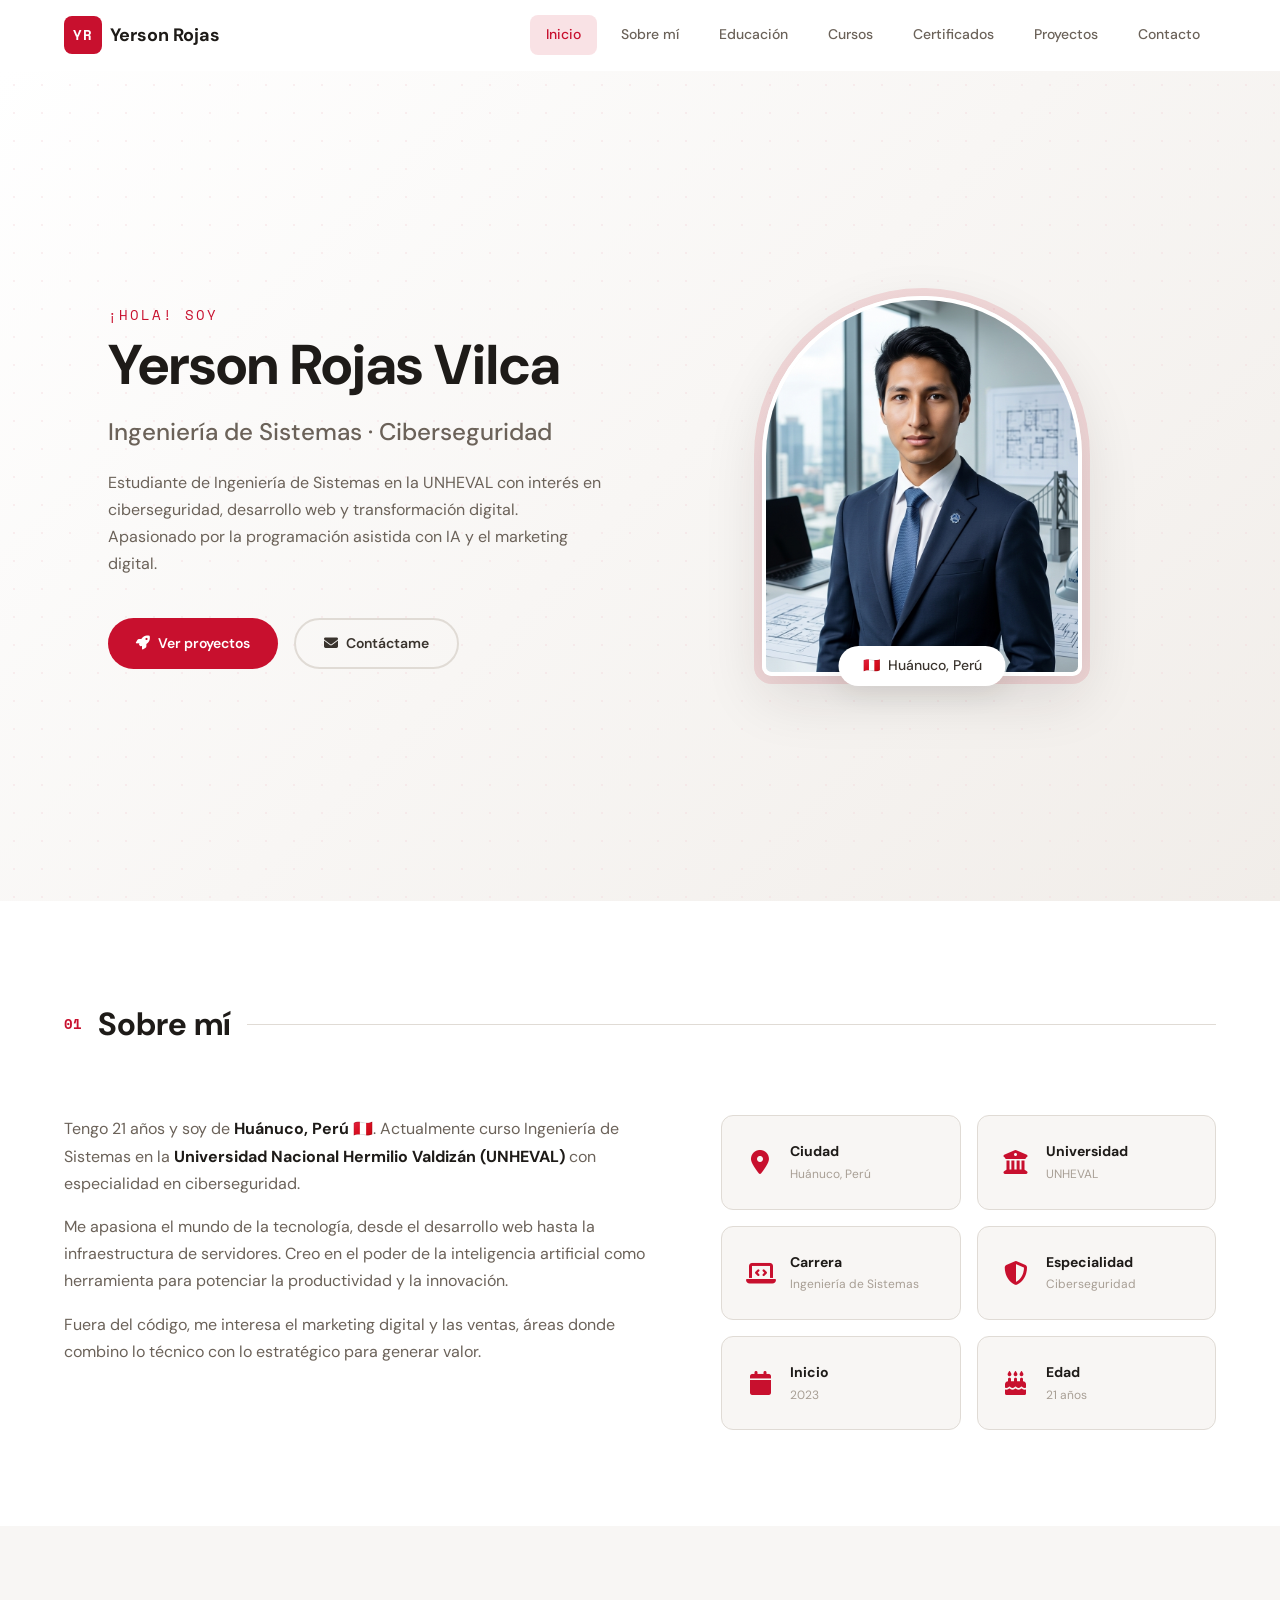
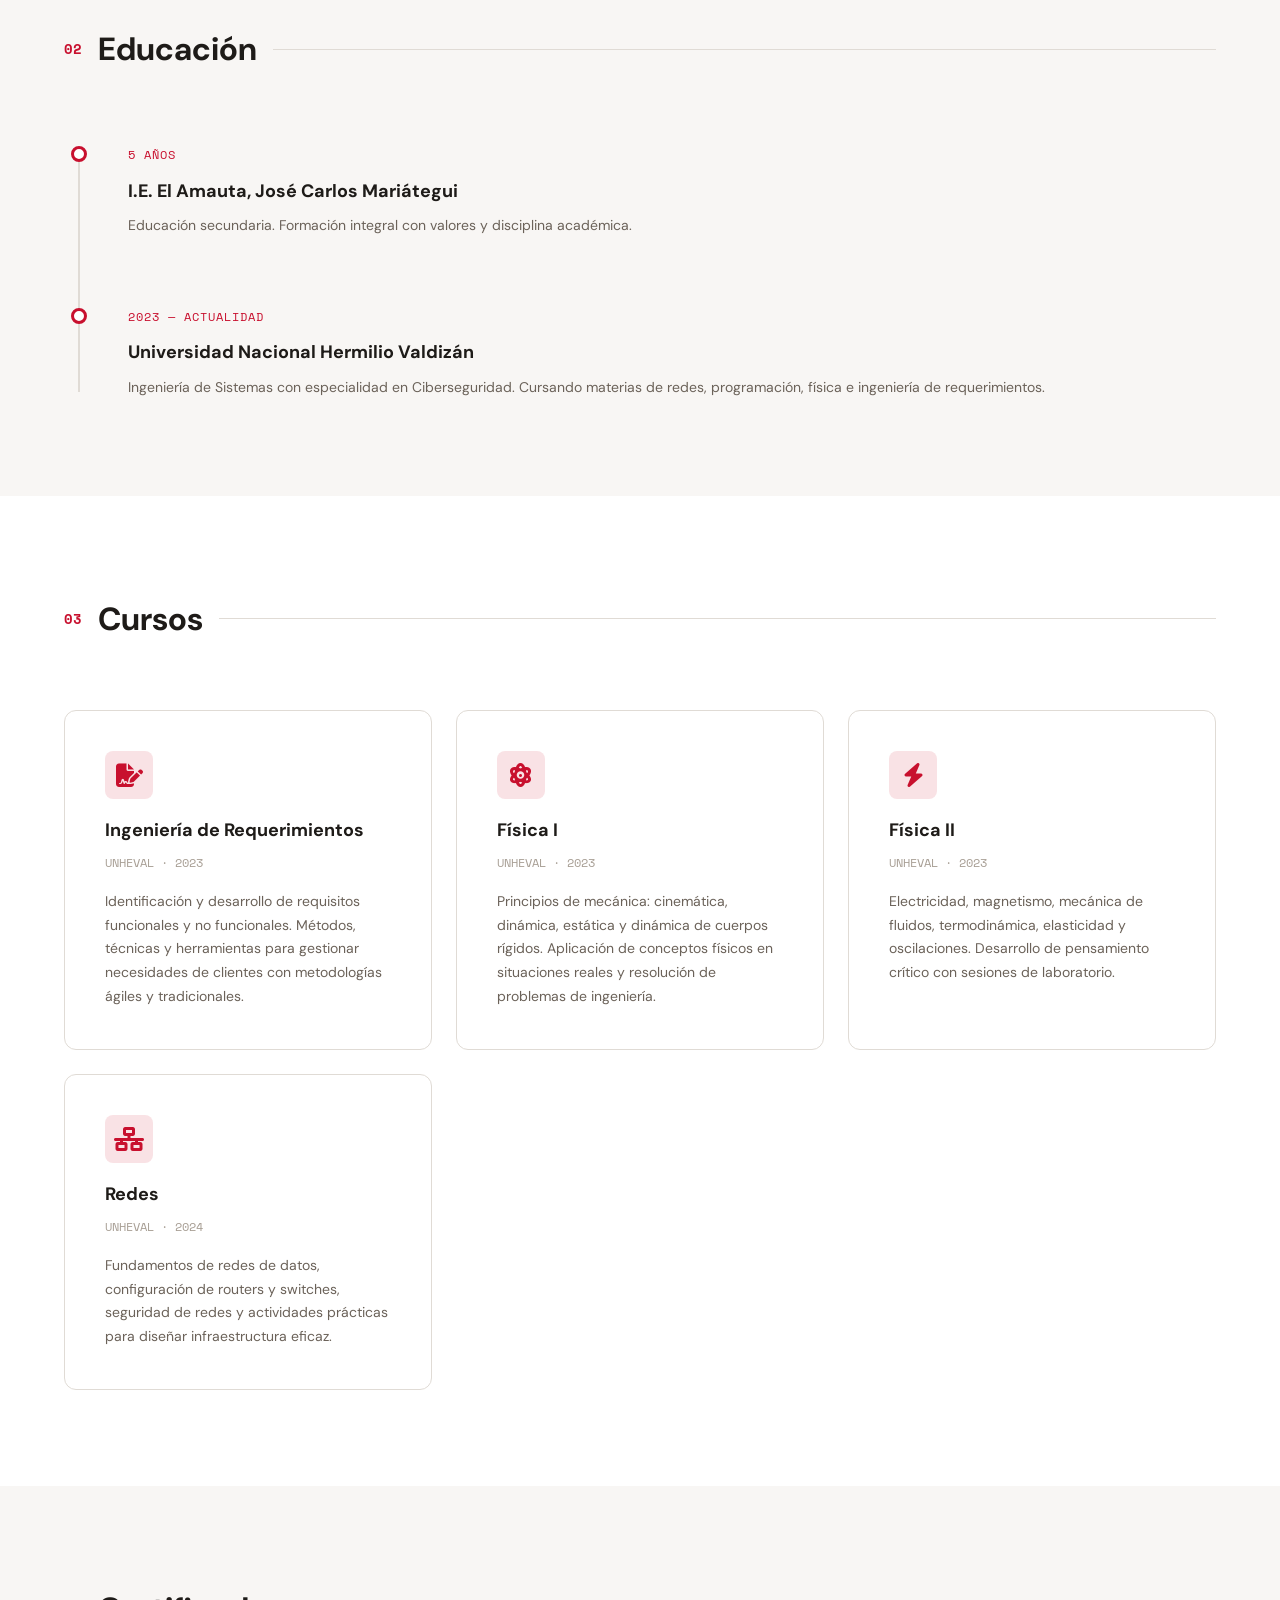
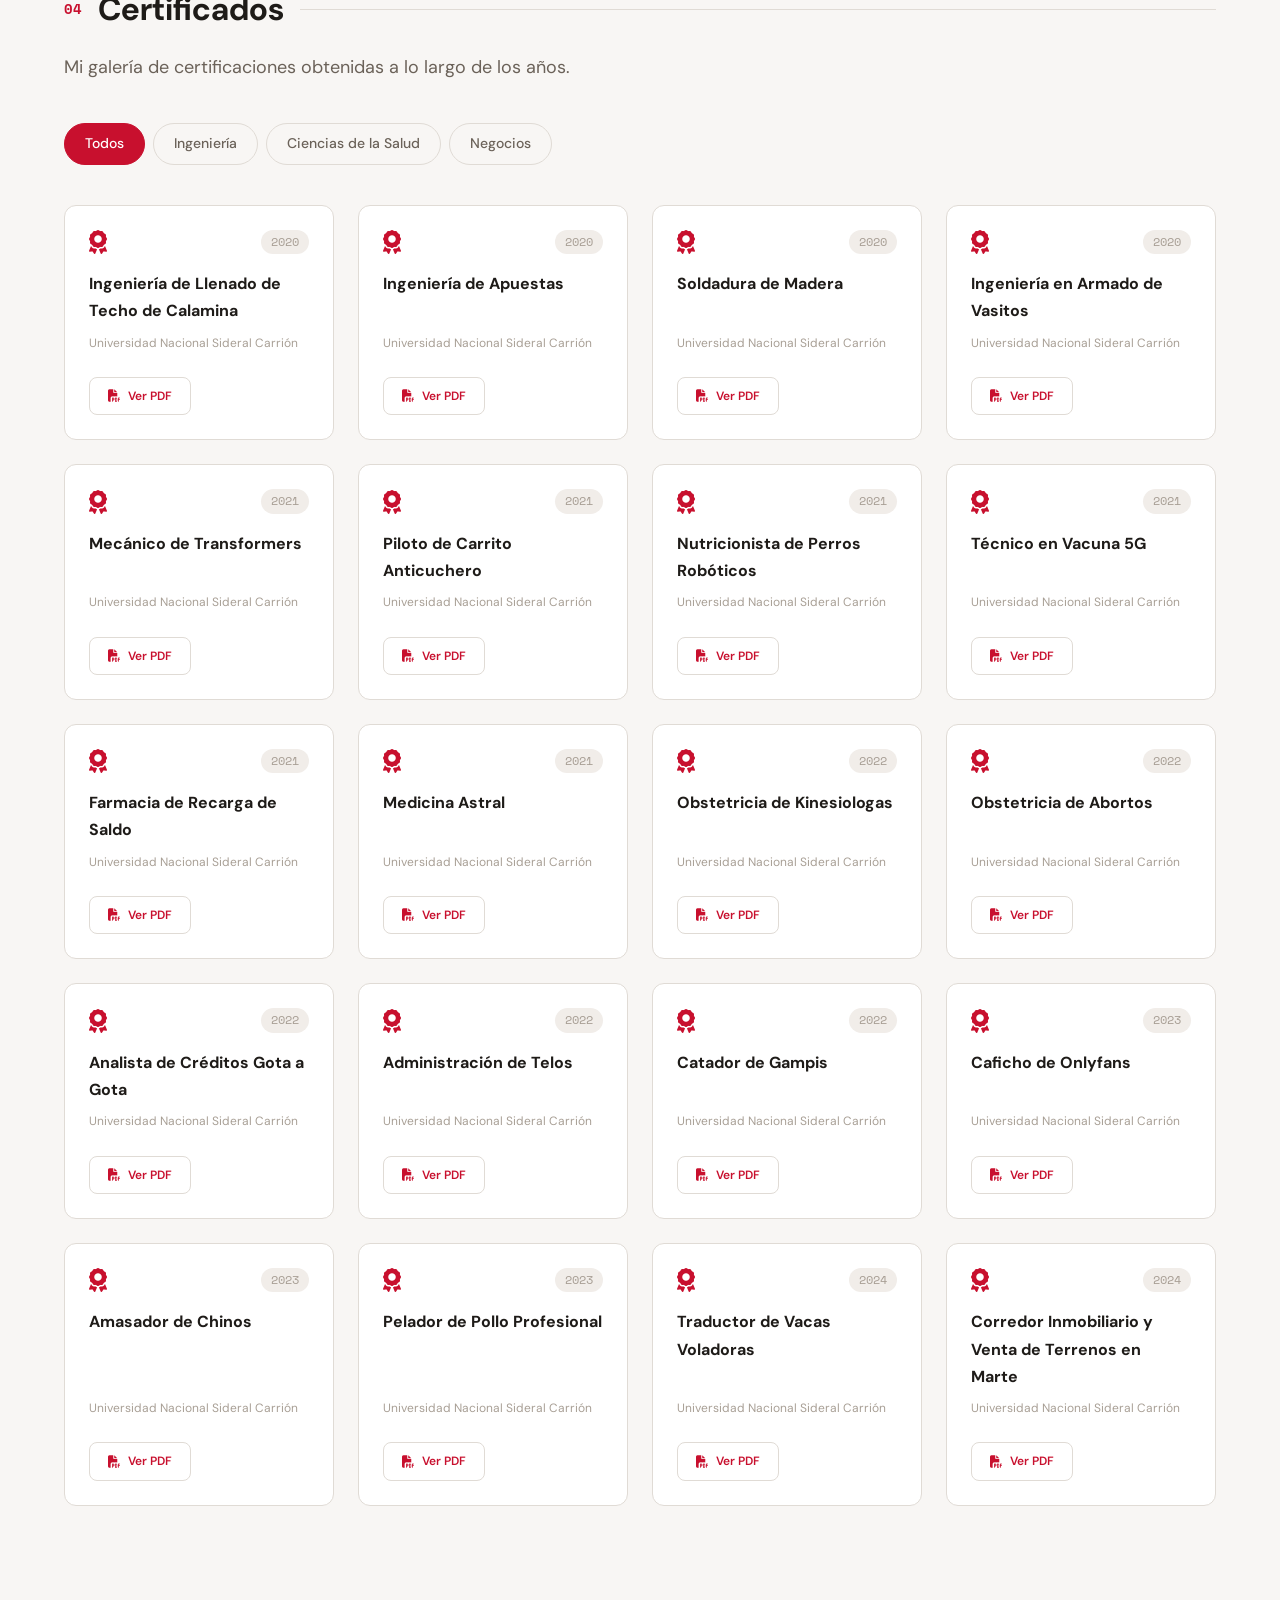
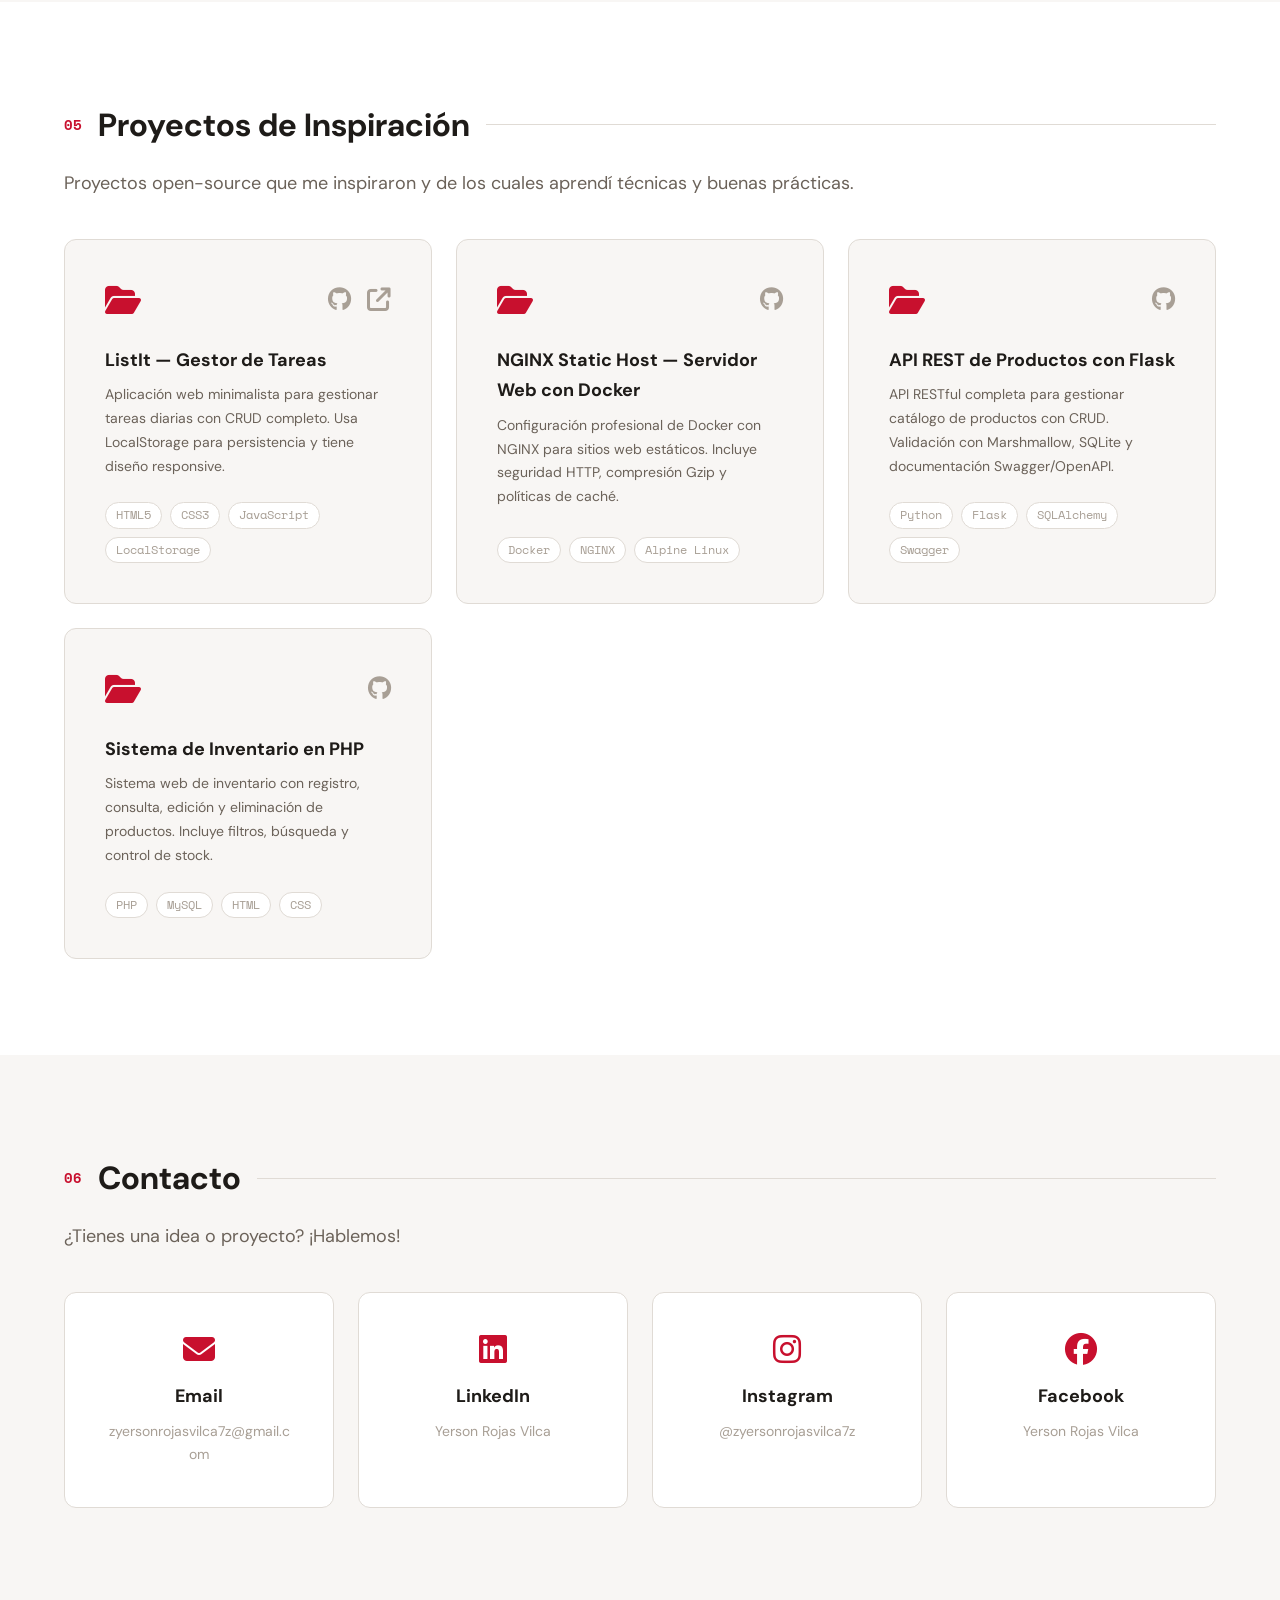
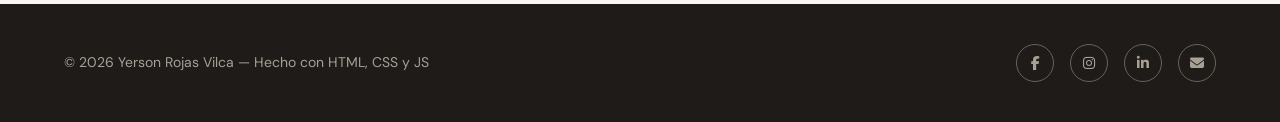
<file: portafolio/index.html>
<!DOCTYPE html>
<html lang="es">
<head>
  <meta charset="UTF-8" />
  <meta name="viewport" content="width=device-width, initial-scale=1.0" />
  <meta name="description" content="Portafolio de Yerson Rojas Vilca — Ingeniería de Sistemas, UNHEVAL" />
  <meta name="author" content="Yerson Rojas Vilca" />
  <title>Yerson Rojas Vilca el mejor de todos | Portafolio</title>
  <link rel="preconnect" href="https://fonts.googleapis.com" />
  <link rel="preconnect" href="https://fonts.gstatic.com" crossorigin />
  <link href="https://fonts.googleapis.com/css2?family=DM+Sans:ital,wght@0,400;0,500;0,700;1,400&family=Space+Mono:wght@400;700&display=swap" rel="stylesheet" />
  <link rel="stylesheet" href="https://cdnjs.cloudflare.com/ajax/libs/font-awesome/6.5.1/css/all.min.css" />
  <link rel="stylesheet" href="assets/css/style.css" />
</head>
<body>

  <!-- ====== NAV SENTINEL ====== -->
  <div id="nav-sentinel" aria-hidden="true"></div>

  <!-- ====== NAVBAR ====== -->
  <header id="site-header" class="navbar">
































    <div class="navbar__inner container">
      <a href="#inicio" class="navbar__brand" data-scroll-link>
        <span class="navbar__logo">YR</span>
        <span class="navbar__name">Yerson Rojas</span>
      </a>
      <button class="navbar__toggle" id="mobile-menu-toggle" aria-expanded="false" aria-controls="primary-nav" aria-label="Abrir menú">
        <span></span><span></span><span></span>
      </button>
      <nav id="primary-nav" class="navbar__nav">
        <ul class="navbar__list">
          <li><a href="#inicio" data-scroll-link class="nav-link active">Inicio</a></li>
          <li><a href="#sobre-mi" data-scroll-link class="nav-link">Sobre mí</a></li>
          <li><a href="#educacion" data-scroll-link class="nav-link">Educación</a></li>
          <li><a href="#cursos" data-scroll-link class="nav-link">Cursos</a></li>
          <li><a href="#certificados" data-scroll-link class="nav-link">Certificados</a></li>
          <li><a href="#proyectos" data-scroll-link class="nav-link">Proyectos</a></li>
          <li><a href="#contacto" data-scroll-link class="nav-link">Contacto</a></li>
        </ul>
      </nav>
    </div>
  </header>

  <main>

    <!-- ====== HERO ====== -->
    <section id="inicio" class="section section--hero" data-section>
      <div class="hero__bg-pattern"></div>
      <div class="container hero">
        <div class="hero__text animate-in">
          <p class="hero__eyebrow">¡Hola! Soy</p>
          <h1 class="hero__name">Yerson Rojas Vilca</h1>
          <p class="hero__role">Ingeniería de Sistemas · Ciberseguridad</p>
          <p class="hero__desc">Estudiante de Ingeniería de Sistemas en la UNHEVAL con interés en ciberseguridad, desarrollo web y transformación digital. Apasionado por la programación asistida con IA y el marketing digital.</p>
          <div class="hero__cta">
            <a href="#proyectos" data-scroll-link class="btn btn--primary"><i class="fa-solid fa-rocket"></i> Ver proyectos</a>
            <a href="#contacto" data-scroll-link class="btn btn--outline"><i class="fa-solid fa-envelope"></i> Contáctame</a>
          </div>
        </div>
        <div class="hero__photo animate-in animate-in--delay">
          <div class="hero__photo-frame">
            <img src="assets/img/yo.png" alt="Yerson Rojas Vilca" />
          </div>
          <div class="hero__photo-badge">
            <span>🇵🇪</span> Huánuco, Perú
          </div>
        </div>
      </div>
    </section>

    <!-- ====== SOBRE MÍ ====== -->
    <section id="sobre-mi" class="section" data-section>
      <div class="container">
        <header class="section__head">
          <span class="section__number">01</span>
          <h2 class="section__title">Sobre mí</h2>
          <div class="section__line"></div>
        </header>
        <div class="about">
          <div class="about__bio animate-on-scroll">
            <p>Tengo 21 años y soy de <strong>Huánuco, Perú</strong> 🇵🇪. Actualmente curso Ingeniería de Sistemas en la <strong>Universidad Nacional Hermilio Valdizán (UNHEVAL)</strong> con especialidad en ciberseguridad.</p>
            <p>Me apasiona el mundo de la tecnología, desde el desarrollo web hasta la infraestructura de servidores. Creo en el poder de la inteligencia artificial como herramienta para potenciar la productividad y la innovación.</p>
            <p>Fuera del código, me interesa el marketing digital y las ventas, áreas donde combino lo técnico con lo estratégico para generar valor.</p>
          </div>
          <div class="about__facts animate-on-scroll">
            <div class="fact-card">
              <i class="fa-solid fa-location-dot"></i>
              <div><strong>Ciudad</strong><span>Huánuco, Perú</span></div>
            </div>
            <div class="fact-card">
              <i class="fa-solid fa-university"></i>
              <div><strong>Universidad</strong><span>UNHEVAL</span></div>
            </div>
            <div class="fact-card">
              <i class="fa-solid fa-laptop-code"></i>
              <div><strong>Carrera</strong><span>Ingeniería de Sistemas</span></div>
            </div>
            <div class="fact-card">
              <i class="fa-solid fa-shield-halved"></i>
              <div><strong>Especialidad</strong><span>Ciberseguridad</span></div>
            </div>
            <div class="fact-card">
              <i class="fa-solid fa-calendar"></i>
              <div><strong>Inicio</strong><span>2023</span></div>
            </div>
            <div class="fact-card">
              <i class="fa-solid fa-cake-candles"></i>
              <div><strong>Edad</strong><span>21 años</span></div>
            </div>
          </div>
        </div>
      </div>
    </section>

    <!-- ====== EDUCACIÓN ====== -->
    <section id="educacion" class="section section--alt" data-section>
      <div class="container">
        <header class="section__head">
          <span class="section__number">02</span>
          <h2 class="section__title">Educación</h2>
          <div class="section__line"></div>
        </header>
        <div class="timeline">
          <div class="timeline__item animate-on-scroll">
            <div class="timeline__dot"></div>
            <div class="timeline__content">
              <span class="timeline__date">5 años</span>
              <h3>I.E. El Amauta, José Carlos Mariátegui</h3>
              <p>Educación secundaria. Formación integral con valores y disciplina académica.</p>
            </div>
          </div>
          <div class="timeline__item animate-on-scroll">
            <div class="timeline__dot"></div>
            <div class="timeline__content">
              <span class="timeline__date">2023 — Actualidad</span>
              <h3>Universidad Nacional Hermilio Valdizán</h3>
              <p>Ingeniería de Sistemas con especialidad en Ciberseguridad. Cursando materias de redes, programación, física e ingeniería de requerimientos.</p>
            </div>
          </div>
        </div>
      </div>
    </section>

    <!-- ====== CURSOS ====== -->
    <section id="cursos" class="section" data-section>
      <div class="container">
        <header class="section__head">
          <span class="section__number">03</span>
          <h2 class="section__title">Cursos</h2>
          <div class="section__line"></div>
        </header>
        <div class="courses-grid">

          <article class="course-card animate-on-scroll">
            <div class="course-card__icon"><i class="fa-solid fa-file-signature"></i></div>
            <h3>Ingeniería de Requerimientos</h3>
            <span class="course-card__meta">UNHEVAL · 2023</span>
            <p>Identificación y desarrollo de requisitos funcionales y no funcionales. Métodos, técnicas y herramientas para gestionar necesidades de clientes con metodologías ágiles y tradicionales.</p>
          </article>

          <article class="course-card animate-on-scroll">
            <div class="course-card__icon"><i class="fa-solid fa-atom"></i></div>
            <h3>Física I</h3>
            <span class="course-card__meta">UNHEVAL · 2023</span>
            <p>Principios de mecánica: cinemática, dinámica, estática y dinámica de cuerpos rígidos. Aplicación de conceptos físicos en situaciones reales y resolución de problemas de ingeniería.</p>
          </article>

          <article class="course-card animate-on-scroll">
            <div class="course-card__icon"><i class="fa-solid fa-bolt"></i></div>
            <h3>Física II</h3>
            <span class="course-card__meta">UNHEVAL · 2023</span>
            <p>Electricidad, magnetismo, mecánica de fluidos, termodinámica, elasticidad y oscilaciones. Desarrollo de pensamiento crítico con sesiones de laboratorio.</p>
          </article>

          <article class="course-card animate-on-scroll">
            <div class="course-card__icon"><i class="fa-solid fa-network-wired"></i></div>
            <h3>Redes</h3>
            <span class="course-card__meta">UNHEVAL · 2024</span>
            <p>Fundamentos de redes de datos, configuración de routers y switches, seguridad de redes y actividades prácticas para diseñar infraestructura eficaz.</p>
          </article>

        </div>
      </div>
    </section>

    <!-- ====== CERTIFICADOS ====== -->
    <section id="certificados" class="section section--alt" data-section>
      <div class="container">
        <header class="section__head">
          <span class="section__number">04</span>
          <h2 class="section__title">Certificados</h2>
          <div class="section__line"></div>
        </header>
        <p class="section__subtitle">Mi galería de certificaciones obtenidas a lo largo de los años.</p>

        <!-- Filters -->
        <div class="cert-filters">
          <button class="filter-btn active" data-filter="all">Todos</button>
          <button class="filter-btn" data-filter="ingenieria">Ingeniería</button>
          <button class="filter-btn" data-filter="salud">Ciencias de la Salud</button>
          <button class="filter-btn" data-filter="negocios">Negocios</button>
        </div>

        <div class="cert-grid">

          <!-- Cert 1 -->
          <article class="cert-card animate-on-scroll" data-category="ingenieria">
            <div class="cert-card__top">
              <i class="fa-solid fa-award"></i>
              <span class="cert-card__year">2020</span>
            </div>
            <h3>Ingeniería de Llenado de Techo de Calamina</h3>
            <p class="cert-card__issuer">Universidad Nacional Sideral Carrión</p>
            <a href="assets/pdf/certificados/1techocalamina.pdf" target="_blank" class="btn btn--small"><i class="fa-solid fa-file-pdf"></i> Ver PDF</a>
          </article>

          <!-- Cert 2 -->
          <article class="cert-card animate-on-scroll" data-category="ingenieria">
            <div class="cert-card__top">
              <i class="fa-solid fa-award"></i>
              <span class="cert-card__year">2020</span>
            </div>
            <h3>Ingeniería de Apuestas</h3>
            <p class="cert-card__issuer">Universidad Nacional Sideral Carrión</p>
            <a href="assets/pdf/certificados/2apuestas.pdf" target="_blank" class="btn btn--small"><i class="fa-solid fa-file-pdf"></i> Ver PDF</a>
          </article>

          <!-- Cert 3 -->
          <article class="cert-card animate-on-scroll" data-category="ingenieria">
            <div class="cert-card__top">
              <i class="fa-solid fa-award"></i>
              <span class="cert-card__year">2020</span>
            </div>
            <h3>Soldadura de Madera</h3>
            <p class="cert-card__issuer">Universidad Nacional Sideral Carrión</p>
            <a href="assets/pdf/certificados/3soldadura.pdf" target="_blank" class="btn btn--small"><i class="fa-solid fa-file-pdf"></i> Ver PDF</a>
          </article>

          <!-- Cert 4 -->
          <article class="cert-card animate-on-scroll" data-category="ingenieria">
            <div class="cert-card__top">
              <i class="fa-solid fa-award"></i>
              <span class="cert-card__year">2020</span>
            </div>
            <h3>Ingeniería en Armado de Vasitos</h3>
            <p class="cert-card__issuer">Universidad Nacional Sideral Carrión</p>
            <a href="assets/pdf/certificados/4vasos.pdf" target="_blank" class="btn btn--small"><i class="fa-solid fa-file-pdf"></i> Ver PDF</a>
          </article>

          <!-- Cert 5 -->
          <article class="cert-card animate-on-scroll" data-category="ingenieria">
            <div class="cert-card__top">
              <i class="fa-solid fa-award"></i>
              <span class="cert-card__year">2021</span>
            </div>
            <h3>Mecánico de Transformers</h3>
            <p class="cert-card__issuer">Universidad Nacional Sideral Carrión</p>
            <a href="assets/pdf/certificados/5transformers.pdf" target="_blank" class="btn btn--small"><i class="fa-solid fa-file-pdf"></i> Ver PDF</a>
          </article>

          <!-- Cert 6 -->
          <article class="cert-card animate-on-scroll" data-category="ingenieria">
            <div class="cert-card__top">
              <i class="fa-solid fa-award"></i>
              <span class="cert-card__year">2021</span>
            </div>
            <h3>Piloto de Carrito Anticuchero</h3>
            <p class="cert-card__issuer">Universidad Nacional Sideral Carrión</p>
            <a href="assets/pdf/certificados/6piloto.pdf" target="_blank" class="btn btn--small"><i class="fa-solid fa-file-pdf"></i> Ver PDF</a>
          </article>

          <!-- Cert 7 -->
          <article class="cert-card animate-on-scroll" data-category="salud">
            <div class="cert-card__top">
              <i class="fa-solid fa-award"></i>
              <span class="cert-card__year">2021</span>
            </div>
            <h3>Nutricionista de Perros Robóticos</h3>
            <p class="cert-card__issuer">Universidad Nacional Sideral Carrión</p>
            <a href="assets/pdf/certificados/7perros.pdf" target="_blank" class="btn btn--small"><i class="fa-solid fa-file-pdf"></i> Ver PDF</a>
          </article>

          <!-- Cert 8 -->
          <article class="cert-card animate-on-scroll" data-category="salud">
            <div class="cert-card__top">
              <i class="fa-solid fa-award"></i>
              <span class="cert-card__year">2021</span>
            </div>
            <h3>Técnico en Vacuna 5G</h3>
            <p class="cert-card__issuer">Universidad Nacional Sideral Carrión</p>
            <a href="assets/pdf/certificados/8vacuna5g.pdf" target="_blank" class="btn btn--small"><i class="fa-solid fa-file-pdf"></i> Ver PDF</a>
          </article>

          <!-- Cert 9 -->
          <article class="cert-card animate-on-scroll" data-category="salud">
            <div class="cert-card__top">
              <i class="fa-solid fa-award"></i>
              <span class="cert-card__year">2021</span>
            </div>
            <h3>Farmacia de Recarga de Saldo</h3>
            <p class="cert-card__issuer">Universidad Nacional Sideral Carrión</p>
            <a href="assets/pdf/certificados/9recarga.pdf" target="_blank" class="btn btn--small"><i class="fa-solid fa-file-pdf"></i> Ver PDF</a>
          </article>

          <!-- Cert 10 -->
          <article class="cert-card animate-on-scroll" data-category="salud">
            <div class="cert-card__top">
              <i class="fa-solid fa-award"></i>
              <span class="cert-card__year">2021</span>
            </div>
            <h3>Medicina Astral</h3>
            <p class="cert-card__issuer">Universidad Nacional Sideral Carrión</p>
            <a href="assets/pdf/certificados/10medicinaastral.pdf" target="_blank" class="btn btn--small"><i class="fa-solid fa-file-pdf"></i> Ver PDF</a>
          </article>

          <!-- Cert 11 -->
          <article class="cert-card animate-on-scroll" data-category="salud">
            <div class="cert-card__top">
              <i class="fa-solid fa-award"></i>
              <span class="cert-card__year">2022</span>
            </div>
            <h3>Obstetricia de Kinesiologas</h3>
            <p class="cert-card__issuer">Universidad Nacional Sideral Carrión</p>
            <a href="assets/pdf/certificados/11obstreticiia.pdf" target="_blank" class="btn btn--small"><i class="fa-solid fa-file-pdf"></i> Ver PDF</a>
          </article>

          <!-- Cert 12 -->
          <article class="cert-card animate-on-scroll" data-category="salud">
            <div class="cert-card__top">
              <i class="fa-solid fa-award"></i>
              <span class="cert-card__year">2022</span>
            </div>
            <h3>Obstetricia de Abortos</h3>
            <p class="cert-card__issuer">Universidad Nacional Sideral Carrión</p>
            <a href="assets/pdf/certificados/12obstetricia2.pdf" target="_blank" class="btn btn--small"><i class="fa-solid fa-file-pdf"></i> Ver PDF</a>
          </article>

          <!-- Cert 13 -->
          <article class="cert-card animate-on-scroll" data-category="negocios">
            <div class="cert-card__top">
              <i class="fa-solid fa-award"></i>
              <span class="cert-card__year">2022</span>
            </div>
            <h3>Analista de Créditos Gota a Gota</h3>
            <p class="cert-card__issuer">Universidad Nacional Sideral Carrión</p>
            <a href="assets/pdf/certificados/13analista_creditos.pdf" target="_blank" class="btn btn--small"><i class="fa-solid fa-file-pdf"></i> Ver PDF</a>
          </article>

          <!-- Cert 14 -->
          <article class="cert-card animate-on-scroll" data-category="negocios">
            <div class="cert-card__top">
              <i class="fa-solid fa-award"></i>
              <span class="cert-card__year">2022</span>
            </div>
            <h3>Administración de Telos</h3>
            <p class="cert-card__issuer">Universidad Nacional Sideral Carrión</p>
            <a href="assets/pdf/certificados/14administracion_telos.pdf" target="_blank" class="btn btn--small"><i class="fa-solid fa-file-pdf"></i> Ver PDF</a>
          </article>

          <!-- Cert 15 -->
          <article class="cert-card animate-on-scroll" data-category="negocios">
            <div class="cert-card__top">
              <i class="fa-solid fa-award"></i>
              <span class="cert-card__year">2022</span>
            </div>
            <h3>Catador de Gampis</h3>
            <p class="cert-card__issuer">Universidad Nacional Sideral Carrión</p>
            <a href="assets/pdf/certificados/15catador_gampis.pdf" target="_blank" class="btn btn--small"><i class="fa-solid fa-file-pdf"></i> Ver PDF</a>
          </article>

          <!-- Cert 16 -->
          <article class="cert-card animate-on-scroll" data-category="negocios">
            <div class="cert-card__top">
              <i class="fa-solid fa-award"></i>
              <span class="cert-card__year">2023</span>
            </div>
            <h3>Caficho de Onlyfans</h3>
            <p class="cert-card__issuer">Universidad Nacional Sideral Carrión</p>
            <a href="assets/pdf/certificados/16caficho_onlyfans.pdf" target="_blank" class="btn btn--small"><i class="fa-solid fa-file-pdf"></i> Ver PDF</a>
          </article>

          <!-- Cert 17 -->
          <article class="cert-card animate-on-scroll" data-category="negocios">
            <div class="cert-card__top">
              <i class="fa-solid fa-award"></i>
              <span class="cert-card__year">2023</span>
            </div>
            <h3>Amasador de Chinos</h3>
            <p class="cert-card__issuer">Universidad Nacional Sideral Carrión</p>
            <a href="assets/pdf/certificados/17amasador_chinos.pdf" target="_blank" class="btn btn--small"><i class="fa-solid fa-file-pdf"></i> Ver PDF</a>
          </article>

          <!-- Cert 18 -->
          <article class="cert-card animate-on-scroll" data-category="negocios">
            <div class="cert-card__top">
              <i class="fa-solid fa-award"></i>
              <span class="cert-card__year">2023</span>
            </div>
            <h3>Pelador de Pollo Profesional</h3>
            <p class="cert-card__issuer">Universidad Nacional Sideral Carrión</p>
            <a href="assets/pdf/certificados/18pollo.pdf" target="_blank" class="btn btn--small"><i class="fa-solid fa-file-pdf"></i> Ver PDF</a>
          </article>

          <!-- Cert 19 -->
          <article class="cert-card animate-on-scroll" data-category="negocios">
            <div class="cert-card__top">
              <i class="fa-solid fa-award"></i>
              <span class="cert-card__year">2024</span>
            </div>
            <h3>Traductor de Vacas Voladoras</h3>
            <p class="cert-card__issuer">Universidad Nacional Sideral Carrión</p>
            <a href="assets/pdf/certificados/19vacas.pdf" target="_blank" class="btn btn--small"><i class="fa-solid fa-file-pdf"></i> Ver PDF</a>
          </article>

          <!-- Cert 20 -->
          <article class="cert-card animate-on-scroll" data-category="negocios">
            <div class="cert-card__top">
              <i class="fa-solid fa-award"></i>
              <span class="cert-card__year">2024</span>
            </div>
            <h3>Corredor Inmobiliario y Venta de Terrenos en Marte</h3>
            <p class="cert-card__issuer">Universidad Nacional Sideral Carrión</p>
            <a href="assets/pdf/certificados/20marte.pdf" target="_blank" class="btn btn--small"><i class="fa-solid fa-file-pdf"></i> Ver PDF</a>
          </article>

        </div>
      </div>
    </section>

    <!-- ====== PROYECTOS ====== -->
    <section id="proyectos" class="section" data-section>
      <div class="container">
        <header class="section__head">
          <span class="section__number">05</span>
          <h2 class="section__title">Proyectos de Inspiración</h2>
          <div class="section__line"></div>
        </header>
        <p class="section__subtitle">Proyectos open-source que me inspiraron y de los cuales aprendí técnicas y buenas prácticas.</p>

        <div class="projects-grid">

          <article class="project-card animate-on-scroll">
            <div class="project-card__header">
              <i class="fa-solid fa-folder-open"></i>
              <div class="project-card__links">
                <a href="https://github.com/LukasMartc/listit" target="_blank" rel="noopener" aria-label="GitHub"><i class="fa-brands fa-github"></i></a>
                <a href="https://lukasmartc.github.io/listit/" target="_blank" rel="noopener" aria-label="Demo"><i class="fa-solid fa-arrow-up-right-from-square"></i></a>
              </div>
            </div>
            <h3>ListIt — Gestor de Tareas</h3>
            <p>Aplicación web minimalista para gestionar tareas diarias con CRUD completo. Usa LocalStorage para persistencia y tiene diseño responsive.</p>
            <div class="project-card__tags">
              <span>HTML5</span><span>CSS3</span><span>JavaScript</span><span>LocalStorage</span>
            </div>
          </article>

          <article class="project-card animate-on-scroll">
            <div class="project-card__header">
              <i class="fa-solid fa-folder-open"></i>
              <div class="project-card__links">
                <a href="https://github.com/authorTom/nginx-static-host" target="_blank" rel="noopener" aria-label="GitHub"><i class="fa-brands fa-github"></i></a>
              </div>
            </div>
            <h3>NGINX Static Host — Servidor Web con Docker</h3>
            <p>Configuración profesional de Docker con NGINX para sitios web estáticos. Incluye seguridad HTTP, compresión Gzip y políticas de caché.</p>
            <div class="project-card__tags">
              <span>Docker</span><span>NGINX</span><span>Alpine Linux</span>
            </div>
          </article>

          <article class="project-card animate-on-scroll">
            <div class="project-card__header">
              <i class="fa-solid fa-folder-open"></i>
              <div class="project-card__links">
                <a href="https://github.com/Ramaa128/api-productos-flask-o-flask-products-api" target="_blank" rel="noopener" aria-label="GitHub"><i class="fa-brands fa-github"></i></a>
              </div>
            </div>
            <h3>API REST de Productos con Flask</h3>
            <p>API RESTful completa para gestionar catálogo de productos con CRUD. Validación con Marshmallow, SQLite y documentación Swagger/OpenAPI.</p>
            <div class="project-card__tags">
              <span>Python</span><span>Flask</span><span>SQLAlchemy</span><span>Swagger</span>
            </div>
          </article>

          <article class="project-card animate-on-scroll">
            <div class="project-card__header">
              <i class="fa-solid fa-folder-open"></i>
              <div class="project-card__links">
                <a href="https://github.com/mariely01/Inventario" target="_blank" rel="noopener" aria-label="GitHub"><i class="fa-brands fa-github"></i></a>
              </div>
            </div>
            <h3>Sistema de Inventario en PHP</h3>
            <p>Sistema web de inventario con registro, consulta, edición y eliminación de productos. Incluye filtros, búsqueda y control de stock.</p>
            <div class="project-card__tags">
              <span>PHP</span><span>MySQL</span><span>HTML</span><span>CSS</span>
            </div>
          </article>

        </div>
      </div>
    </section>

    <!-- ====== CONTACTO ====== -->
    <section id="contacto" class="section section--alt" data-section>
      <div class="container">
        <header class="section__head">
          <span class="section__number">06</span>
          <h2 class="section__title">Contacto</h2>
          <div class="section__line"></div>
        </header>
        <p class="section__subtitle">¿Tienes una idea o proyecto? ¡Hablemos!</p>
        <div class="contact-grid">
          <a href="mailto:zyersonrojasvilca7z@gmail.com" class="contact-card animate-on-scroll">
            <i class="fa-solid fa-envelope"></i>
            <strong>Email</strong>
            <span>zyersonrojasvilca7z@gmail.com</span>
          </a>
          <a href="https://www.linkedin.com/in/yerson-rojas-vilca-a31431402/" target="_blank" rel="noopener" class="contact-card animate-on-scroll">
            <i class="fa-brands fa-linkedin"></i>
            <strong>LinkedIn</strong>
            <span>Yerson Rojas Vilca</span>
          </a>
          <a href="https://www.instagram.com/zyersonrojasvilca7z/" target="_blank" rel="noopener" class="contact-card animate-on-scroll">
            <i class="fa-brands fa-instagram"></i>
            <strong>Instagram</strong>
            <span>@zyersonrojasvilca7z</span>
          </a>
          <a href="https://www.facebook.com/yerson.rojasvilca.7/" target="_blank" rel="noopener" class="contact-card animate-on-scroll">
            <i class="fa-brands fa-facebook"></i>
            <strong>Facebook</strong>
            <span>Yerson Rojas Vilca</span>
          </a>
        </div>
      </div>
    </section>

  </main>

  <!-- ====== FOOTER ====== -->
  <footer class="site-footer">
    <div class="container site-footer__inner">
      <p>&copy; 2026 Yerson Rojas Vilca — Hecho con HTML, CSS y JS</p>
      <ul class="site-footer__socials">
        <li><a href="https://www.facebook.com/yerson.rojasvilca.7/" target="_blank" rel="noopener" aria-label="Facebook"><i class="fa-brands fa-facebook-f"></i></a></li>
        <li><a href="https://www.instagram.com/zyersonrojasvilca7z/" target="_blank" rel="noopener" aria-label="Instagram"><i class="fa-brands fa-instagram"></i></a></li>
        <li><a href="https://www.linkedin.com/in/yerson-rojas-vilca-a31431402/" target="_blank" rel="noopener" aria-label="LinkedIn"><i class="fa-brands fa-linkedin-in"></i></a></li>
        <li><a href="mailto:zyersonrojasvilca7z@gmail.com" aria-label="Email"><i class="fa-solid fa-envelope"></i></a></li>
      </ul>
    </div>
  </footer>

  <!-- ====== BOTÓN VOLVER ARRIBA ====== -->
  <button id="back-to-top" class="back-to-top" aria-label="Volver arriba" hidden>
    <i class="fa-solid fa-chevron-up"></i>
  </button>

  <script src="assets/js/app.js" defer></script>
</body>
</html>
</file>
<file: portafolio/assets/css/style.css>
/* ============================================
   PORTAFOLIO — YERSON ROJAS VILCA
   Paleta: Rojo Perú sobrio + blancos + grises
   Tipografía: DM Sans + Space Mono
   ============================================ */

/* ── VARIABLES ── */
:root {
  /* Colors */
  --c-red:        #C8102E;
  --c-red-dark:   #9B0D23;
  --c-red-light:  #F2D4D9;
  --c-red-glow:   rgba(200, 16, 46, .12);
  --c-white:      #FFFFFF;
  --c-off-white:  #F8F6F4;
  --c-gray-100:   #F1EDE9;
  --c-gray-200:   #E0DBD5;
  --c-gray-400:   #A89F95;
  --c-gray-600:   #6B6259;
  --c-gray-800:   #3A342E;
  --c-gray-900:   #1E1B18;

  /* Typography */
  --ff-body:    'DM Sans', sans-serif;
  --ff-mono:    'Space Mono', monospace;
  --fs-xs:      .75rem;
  --fs-sm:      .875rem;
  --fs-base:    1rem;
  --fs-md:      1.125rem;
  --fs-lg:      1.5rem;
  --fs-xl:      2rem;
  --fs-2xl:     2.75rem;
  --fs-3xl:     3.5rem;

  /* Spacing */
  --space-xs:   .5rem;
  --space-sm:   1rem;
  --space-md:   1.5rem;
  --space-lg:   2.5rem;
  --space-xl:   4rem;
  --space-2xl:  6rem;

  /* Layout */
  --nav-height: 70px;
  --max-width:  1200px;
  --radius:     12px;
  --radius-sm:  8px;

  /* Shadows */
  --shadow-sm:  0 2px 8px rgba(30,27,24,.06);
  --shadow-md:  0 8px 30px rgba(30,27,24,.1);
  --shadow-lg:  0 20px 60px rgba(30,27,24,.12);

  /* Transitions */
  --ease:       cubic-bezier(.4, 0, .2, 1);
  --dur:        .3s;
}

/* ── RESET ── */
*, *::before, *::after { box-sizing: border-box; margin: 0; padding: 0; }
html { scroll-behavior: smooth; scroll-padding-top: var(--nav-height); }
body {
  font-family: var(--ff-body);
  font-size: var(--fs-base);
  line-height: 1.7;
  color: var(--c-gray-800);
  background: var(--c-white);
  -webkit-font-smoothing: antialiased;
}
a { color: inherit; text-decoration: none; }
img { max-width: 100%; display: block; }
ul { list-style: none; }
button { cursor: pointer; border: none; background: none; font: inherit; color: inherit; }

/* ── UTILITIES ── */
.container { max-width: var(--max-width); margin: 0 auto; padding: 0 var(--space-md); }

/* ── NAVBAR ── */
#nav-sentinel { position: absolute; top: 0; height: 1px; }

.navbar {
  position: sticky;
  top: 0;
  z-index: 1000;
  background: rgba(255,255,255,.85);
  backdrop-filter: blur(14px);
  -webkit-backdrop-filter: blur(14px);
  border-bottom: 1px solid transparent;
  transition: border-color var(--dur) var(--ease), box-shadow var(--dur) var(--ease);
}
.navbar.is-stuck {
  border-bottom-color: var(--c-gray-200);
  box-shadow: var(--shadow-sm);
}
.navbar__inner {
  display: flex;
  align-items: center;
  justify-content: space-between;
  height: var(--nav-height);
}
.navbar__brand {
  display: flex;
  align-items: center;
  gap: var(--space-xs);
  font-weight: 700;
  font-size: var(--fs-md);
}
.navbar__logo {
  display: flex;
  align-items: center;
  justify-content: center;
  width: 38px;
  height: 38px;
  background: var(--c-red);
  color: var(--c-white);
  border-radius: var(--radius-sm);
  font-family: var(--ff-mono);
  font-size: var(--fs-sm);
  font-weight: 700;
  letter-spacing: 1px;
}
.navbar__name { color: var(--c-gray-900); }
.navbar__list {
  display: flex;
  gap: var(--space-xs);
}
.nav-link {
  display: inline-block;
  padding: var(--space-xs) var(--space-sm);
  font-size: var(--fs-sm);
  font-weight: 500;
  color: var(--c-gray-600);
  border-radius: var(--radius-sm);
  transition: color var(--dur) var(--ease), background var(--dur) var(--ease);
}
.nav-link:hover, .nav-link.active {
  color: var(--c-red);
  background: var(--c-red-glow);
}

/* Hamburger */
.navbar__toggle {
  display: none;
  flex-direction: column;
  justify-content: center;
  gap: 5px;
  width: 36px;
  height: 36px;
  padding: 6px;
}
.navbar__toggle span {
  display: block;
  height: 2px;
  background: var(--c-gray-800);
  border-radius: 2px;
  transition: transform var(--dur) var(--ease), opacity var(--dur) var(--ease);
}
.navbar__toggle[aria-expanded="true"] span:nth-child(1) { transform: translateY(7px) rotate(45deg); }
.navbar__toggle[aria-expanded="true"] span:nth-child(2) { opacity: 0; }
.navbar__toggle[aria-expanded="true"] span:nth-child(3) { transform: translateY(-7px) rotate(-45deg); }

/* ── SECTIONS (general) ── */
.section { padding: var(--space-2xl) 0; }
.section--alt { background: var(--c-off-white); }
.section__head {
  display: flex;
  align-items: center;
  gap: var(--space-sm);
  margin-bottom: var(--space-xl);
}
.section__number {
  font-family: var(--ff-mono);
  font-size: var(--fs-sm);
  color: var(--c-red);
  font-weight: 700;
}
.section__title {
  font-size: var(--fs-xl);
  color: var(--c-gray-900);
  white-space: nowrap;
}
.section__line {
  flex: 1;
  height: 1px;
  background: var(--c-gray-200);
}
.section__subtitle {
  color: var(--c-gray-600);
  margin-top: calc(var(--space-xl) * -1 + var(--space-sm));
  margin-bottom: var(--space-lg);
  font-size: var(--fs-md);
}

/* ── HERO ── */
.section--hero {
  min-height: calc(100vh - var(--nav-height));
  display: flex;
  align-items: center;
  position: relative;
  overflow: hidden;
  background: linear-gradient(135deg, var(--c-white) 0%, var(--c-gray-100) 100%);
}
.hero__bg-pattern {
  position: absolute;
  inset: 0;
  background-image:
    radial-gradient(var(--c-red-light) 1px, transparent 1px);
  background-size: 28px 28px;
  opacity: .35;
  pointer-events: none;
}
.hero {
  display: grid;
  grid-template-columns: 1fr 1fr;
  gap: var(--space-xl);
  align-items: center;
  position: relative;
  z-index: 1;
}
.hero__eyebrow {
  font-family: var(--ff-mono);
  font-size: var(--fs-sm);
  color: var(--c-red);
  text-transform: uppercase;
  letter-spacing: 2px;
  margin-bottom: var(--space-xs);
}
.hero__name {
  font-size: var(--fs-3xl);
  line-height: 1.1;
  color: var(--c-gray-900);
  margin-bottom: var(--space-sm);
}
.hero__role {
  font-size: var(--fs-lg);
  color: var(--c-gray-600);
  font-weight: 500;
  margin-bottom: var(--space-sm);
}
.hero__desc {
  color: var(--c-gray-600);
  max-width: 500px;
  margin-bottom: var(--space-lg);
}
.hero__cta { display: flex; gap: var(--space-sm); flex-wrap: wrap; }

/* Hero photo */
.hero__photo { display: flex; justify-content: center; position: relative; }
.hero__photo-frame {
  width: 320px;
  height: 380px;
  border-radius: 200px 200px var(--radius) var(--radius);
  overflow: hidden;
  border: 4px solid var(--c-white);
  box-shadow: var(--shadow-lg), 0 0 0 8px var(--c-red-glow);
}
.hero__photo-frame img {
  width: 100%;
  height: 100%;
  object-fit: cover;
}
.hero__photo-badge {
  position: absolute;
  bottom: -10px;
  left: 50%;
  transform: translateX(-50%);
  background: var(--c-white);
  padding: var(--space-xs) var(--space-md);
  border-radius: 50px;
  font-size: var(--fs-sm);
  font-weight: 500;
  box-shadow: var(--shadow-md);
  white-space: nowrap;
  display: flex;
  align-items: center;
  gap: var(--space-xs);
}

/* ── BUTTONS ── */
.btn {
  display: inline-flex;
  align-items: center;
  gap: var(--space-xs);
  padding: 12px 28px;
  border-radius: 50px;
  font-weight: 600;
  font-size: var(--fs-sm);
  transition: all var(--dur) var(--ease);
}
.btn--primary {
  background: var(--c-red);
  color: var(--c-white);
}
.btn--primary:hover {
  background: var(--c-red-dark);
  transform: translateY(-2px);
  box-shadow: 0 6px 20px rgba(200,16,46,.3);
}
.btn--outline {
  border: 2px solid var(--c-gray-200);
  color: var(--c-gray-800);
}
.btn--outline:hover {
  border-color: var(--c-red);
  color: var(--c-red);
}
.btn--small {
  padding: 8px 18px;
  font-size: var(--fs-xs);
  border: 1px solid var(--c-gray-200);
  color: var(--c-red);
  border-radius: var(--radius-sm);
}
.btn--small:hover {
  background: var(--c-red);
  color: var(--c-white);
  border-color: var(--c-red);
}

/* ── ABOUT ── */
.about {
  display: grid;
  grid-template-columns: 1.2fr 1fr;
  gap: var(--space-xl);
  align-items: start;
}
.about__bio p {
  margin-bottom: var(--space-sm);
  color: var(--c-gray-600);
}
.about__bio strong { color: var(--c-gray-900); }
.about__facts {
  display: grid;
  grid-template-columns: 1fr 1fr;
  gap: var(--space-sm);
}
.fact-card {
  display: flex;
  align-items: center;
  gap: var(--space-sm);
  padding: var(--space-md);
  background: var(--c-off-white);
  border-radius: var(--radius);
  border: 1px solid var(--c-gray-200);
  transition: border-color var(--dur) var(--ease);
}
.fact-card:hover { border-color: var(--c-red-light); }
.fact-card i {
  font-size: var(--fs-lg);
  color: var(--c-red);
  width: 28px;
  text-align: center;
  flex-shrink: 0;
}
.fact-card div { display: flex; flex-direction: column; }
.fact-card strong { font-size: var(--fs-sm); color: var(--c-gray-900); }
.fact-card span { font-size: var(--fs-xs); color: var(--c-gray-400); }

/* ── TIMELINE ── */
.timeline {
  position: relative;
  padding-left: var(--space-xl);
}
.timeline::before {
  content: '';
  position: absolute;
  left: 14px;
  top: 8px;
  bottom: 8px;
  width: 2px;
  background: var(--c-gray-200);
}
.timeline__item {
  position: relative;
  padding-bottom: var(--space-xl);
}
.timeline__item:last-child { padding-bottom: 0; }
.timeline__dot {
  position: absolute;
  left: calc(var(--space-xl) * -1 + 7px);
  top: 6px;
  width: 16px;
  height: 16px;
  border-radius: 50%;
  background: var(--c-white);
  border: 3px solid var(--c-red);
  z-index: 1;
}
.timeline__date {
  font-family: var(--ff-mono);
  font-size: var(--fs-xs);
  color: var(--c-red);
  text-transform: uppercase;
  letter-spacing: 1px;
}
.timeline__content h3 {
  font-size: var(--fs-md);
  color: var(--c-gray-900);
  margin: var(--space-xs) 0;
}
.timeline__content p { color: var(--c-gray-600); font-size: var(--fs-sm); }

/* ── COURSES ── */
.courses-grid {
  display: grid;
  grid-template-columns: repeat(auto-fill, minmax(280px, 1fr));
  gap: var(--space-md);
}
.course-card {
  background: var(--c-white);
  border: 1px solid var(--c-gray-200);
  border-radius: var(--radius);
  padding: var(--space-lg);
  transition: transform var(--dur) var(--ease), box-shadow var(--dur) var(--ease), border-color var(--dur) var(--ease);
}
.course-card:hover {
  transform: translateY(-4px);
  box-shadow: var(--shadow-md);
  border-color: var(--c-red-light);
}
.course-card__icon {
  width: 48px;
  height: 48px;
  display: flex;
  align-items: center;
  justify-content: center;
  background: var(--c-red-glow);
  color: var(--c-red);
  border-radius: var(--radius-sm);
  font-size: var(--fs-lg);
  margin-bottom: var(--space-sm);
}
.course-card h3 {
  font-size: var(--fs-md);
  color: var(--c-gray-900);
  margin-bottom: var(--space-xs);
}
.course-card__meta {
  font-family: var(--ff-mono);
  font-size: var(--fs-xs);
  color: var(--c-gray-400);
  display: block;
  margin-bottom: var(--space-sm);
}
.course-card p { font-size: var(--fs-sm); color: var(--c-gray-600); }

/* ── CERTIFICATES ── */
.cert-filters {
  display: flex;
  gap: var(--space-xs);
  flex-wrap: wrap;
  margin-bottom: var(--space-lg);
}
.filter-btn {
  padding: 8px 20px;
  border-radius: 50px;
  font-size: var(--fs-sm);
  font-weight: 500;
  border: 1px solid var(--c-gray-200);
  color: var(--c-gray-600);
  transition: all var(--dur) var(--ease);
}
.filter-btn:hover { border-color: var(--c-red); color: var(--c-red); }
.filter-btn.active {
  background: var(--c-red);
  color: var(--c-white);
  border-color: var(--c-red);
}

.cert-grid {
  display: grid;
  grid-template-columns: repeat(auto-fill, minmax(260px, 1fr));
  gap: var(--space-md);
}
.cert-card {
  background: var(--c-white);
  border: 1px solid var(--c-gray-200);
  border-radius: var(--radius);
  padding: var(--space-md);
  display: flex;
  flex-direction: column;
  transition: transform var(--dur) var(--ease), box-shadow var(--dur) var(--ease), border-color var(--dur) var(--ease);
}
.cert-card:hover {
  transform: translateY(-4px);
  box-shadow: var(--shadow-md);
  border-color: var(--c-red-light);
}
.cert-card.hidden { display: none; }
.cert-card__top {
  display: flex;
  justify-content: space-between;
  align-items: center;
  margin-bottom: var(--space-sm);
}
.cert-card__top i { color: var(--c-red); font-size: var(--fs-lg); }
.cert-card__year {
  font-family: var(--ff-mono);
  font-size: var(--fs-xs);
  color: var(--c-gray-400);
  background: var(--c-gray-100);
  padding: 2px 10px;
  border-radius: 50px;
}
.cert-card h3 {
  font-size: var(--fs-base);
  color: var(--c-gray-900);
  margin-bottom: var(--space-xs);
  flex: 1;
}
.cert-card__issuer {
  font-size: var(--fs-xs);
  color: var(--c-gray-400);
  margin-bottom: var(--space-md);
}
.cert-card .btn--small { align-self: flex-start; }

/* ── PROJECTS ── */
.projects-grid {
  display: grid;
  grid-template-columns: repeat(auto-fill, minmax(280px, 1fr));
  gap: var(--space-md);
}
.project-card {
  background: var(--c-off-white);
  border: 1px solid var(--c-gray-200);
  border-radius: var(--radius);
  padding: var(--space-lg);
  display: flex;
  flex-direction: column;
  transition: transform var(--dur) var(--ease), box-shadow var(--dur) var(--ease);
}
.project-card:hover {
  transform: translateY(-4px);
  box-shadow: var(--shadow-md);
}
.project-card__header {
  display: flex;
  justify-content: space-between;
  align-items: center;
  margin-bottom: var(--space-md);
}
.project-card__header > i { color: var(--c-red); font-size: var(--fs-xl); }
.project-card__links {
  display: flex;
  gap: var(--space-sm);
}
.project-card__links a {
  font-size: var(--fs-lg);
  color: var(--c-gray-400);
  transition: color var(--dur) var(--ease);
}
.project-card__links a:hover { color: var(--c-red); }
.project-card h3 {
  font-size: var(--fs-md);
  color: var(--c-gray-900);
  margin-bottom: var(--space-xs);
}
.project-card p {
  font-size: var(--fs-sm);
  color: var(--c-gray-600);
  flex: 1;
  margin-bottom: var(--space-md);
}
.project-card__tags {
  display: flex;
  flex-wrap: wrap;
  gap: var(--space-xs);
}
.project-card__tags span {
  font-family: var(--ff-mono);
  font-size: var(--fs-xs);
  color: var(--c-gray-400);
  background: var(--c-white);
  padding: 2px 10px;
  border-radius: 50px;
  border: 1px solid var(--c-gray-200);
}

/* ── CONTACT ── */
.contact-grid {
  display: grid;
  grid-template-columns: repeat(auto-fill, minmax(220px, 1fr));
  gap: var(--space-md);
}
.contact-card {
  display: flex;
  flex-direction: column;
  align-items: center;
  text-align: center;
  padding: var(--space-lg);
  background: var(--c-white);
  border: 1px solid var(--c-gray-200);
  border-radius: var(--radius);
  transition: transform var(--dur) var(--ease), box-shadow var(--dur) var(--ease), border-color var(--dur) var(--ease);
}
.contact-card:hover {
  transform: translateY(-4px);
  box-shadow: var(--shadow-md);
  border-color: var(--c-red);
}
.contact-card i {
  font-size: var(--fs-xl);
  color: var(--c-red);
  margin-bottom: var(--space-sm);
}
.contact-card strong {
  font-size: var(--fs-md);
  color: var(--c-gray-900);
  margin-bottom: var(--space-xs);
}
.contact-card span {
  font-size: var(--fs-sm);
  color: var(--c-gray-400);
  word-break: break-all;
}

/* ── FOOTER ── */
.site-footer {
  background: var(--c-gray-900);
  color: var(--c-gray-400);
  padding: var(--space-lg) 0;
}
.site-footer__inner {
  display: flex;
  justify-content: space-between;
  align-items: center;
  flex-wrap: wrap;
  gap: var(--space-sm);
}
.site-footer p { font-size: var(--fs-sm); }
.site-footer__socials {
  display: flex;
  gap: var(--space-sm);
}
.site-footer__socials a {
  display: flex;
  align-items: center;
  justify-content: center;
  width: 38px;
  height: 38px;
  border-radius: 50%;
  border: 1px solid var(--c-gray-600);
  color: var(--c-gray-400);
  font-size: var(--fs-sm);
  transition: all var(--dur) var(--ease);
}
.site-footer__socials a:hover {
  background: var(--c-red);
  border-color: var(--c-red);
  color: var(--c-white);
  transform: translateY(-2px);
}

/* ── BACK TO TOP ── */
.back-to-top {
  position: fixed;
  bottom: 30px;
  right: 30px;
  width: 48px;
  height: 48px;
  border-radius: 50%;
  background: var(--c-red);
  color: var(--c-white);
  font-size: var(--fs-md);
  display: flex;
  align-items: center;
  justify-content: center;
  box-shadow: var(--shadow-md);
  transition: opacity var(--dur) var(--ease), transform var(--dur) var(--ease), background var(--dur) var(--ease);
  opacity: 0;
  transform: translateY(20px);
  z-index: 999;
}
.back-to-top.visible {
  opacity: 1;
  transform: translateY(0);
}
.back-to-top:hover {
  background: var(--c-red-dark);
  transform: translateY(-3px);
}

/* ── ANIMATIONS ── */
.animate-in {
  opacity: 0;
  transform: translateY(30px);
  animation: fadeUp .8s var(--ease) forwards;
}
.animate-in--delay { animation-delay: .2s; }

@keyframes fadeUp {
  to { opacity: 1; transform: translateY(0); }
}

.animate-on-scroll {
  opacity: 0;
  transform: translateY(24px);
  transition: opacity .6s var(--ease), transform .6s var(--ease);
}
.animate-on-scroll.is-visible {
  opacity: 1;
  transform: translateY(0);
}

/* ── RESPONSIVE ── */
@media (max-width: 768px) {
  :root {
    --fs-3xl: 2.2rem;
    --fs-2xl: 1.8rem;
    --fs-xl:  1.5rem;
    --nav-height: 60px;
  }

  .navbar__toggle { display: flex; }
  .navbar__nav {
    position: fixed;
    top: var(--nav-height);
    left: 0;
    right: 0;
    bottom: 0;
    background: rgba(255,255,255,.97);
    backdrop-filter: blur(14px);
    -webkit-backdrop-filter: blur(14px);
    display: flex;
    align-items: center;
    justify-content: center;
    opacity: 0;
    visibility: hidden;
    transition: opacity var(--dur) var(--ease), visibility var(--dur) var(--ease);
  }
  .navbar__nav.is-open { opacity: 1; visibility: visible; }
  .navbar__list { flex-direction: column; align-items: center; gap: var(--space-sm); }
  .nav-link { font-size: var(--fs-lg); padding: var(--space-sm) var(--space-md); }

  .hero { grid-template-columns: 1fr; text-align: center; gap: var(--space-lg); }
  .hero__desc { margin-left: auto; margin-right: auto; }
  .hero__cta { justify-content: center; }
  .hero__photo { order: -1; }
  .hero__photo-frame { width: 220px; height: 260px; }

  .about { grid-template-columns: 1fr; }
  .about__facts { grid-template-columns: 1fr 1fr; }

  .section__head { flex-wrap: wrap; }

  .cert-grid { grid-template-columns: 1fr 1fr; }
  .courses-grid { grid-template-columns: 1fr; }
  .projects-grid { grid-template-columns: 1fr; }
  .contact-grid { grid-template-columns: 1fr 1fr; }

  .site-footer__inner { flex-direction: column; text-align: center; }
}

@media (max-width: 480px) {
  .about__facts { grid-template-columns: 1fr; }
  .cert-grid { grid-template-columns: 1fr; }
  .contact-grid { grid-template-columns: 1fr; }
  .cert-filters { justify-content: center; }
}

/* ── REDUCED MOTION ── */
@media (prefers-reduced-motion: reduce) {
  *, *::before, *::after {
    animation-duration: .01ms !important;
    transition-duration: .01ms !important;
    scroll-behavior: auto !important;
  }
}
</file>
